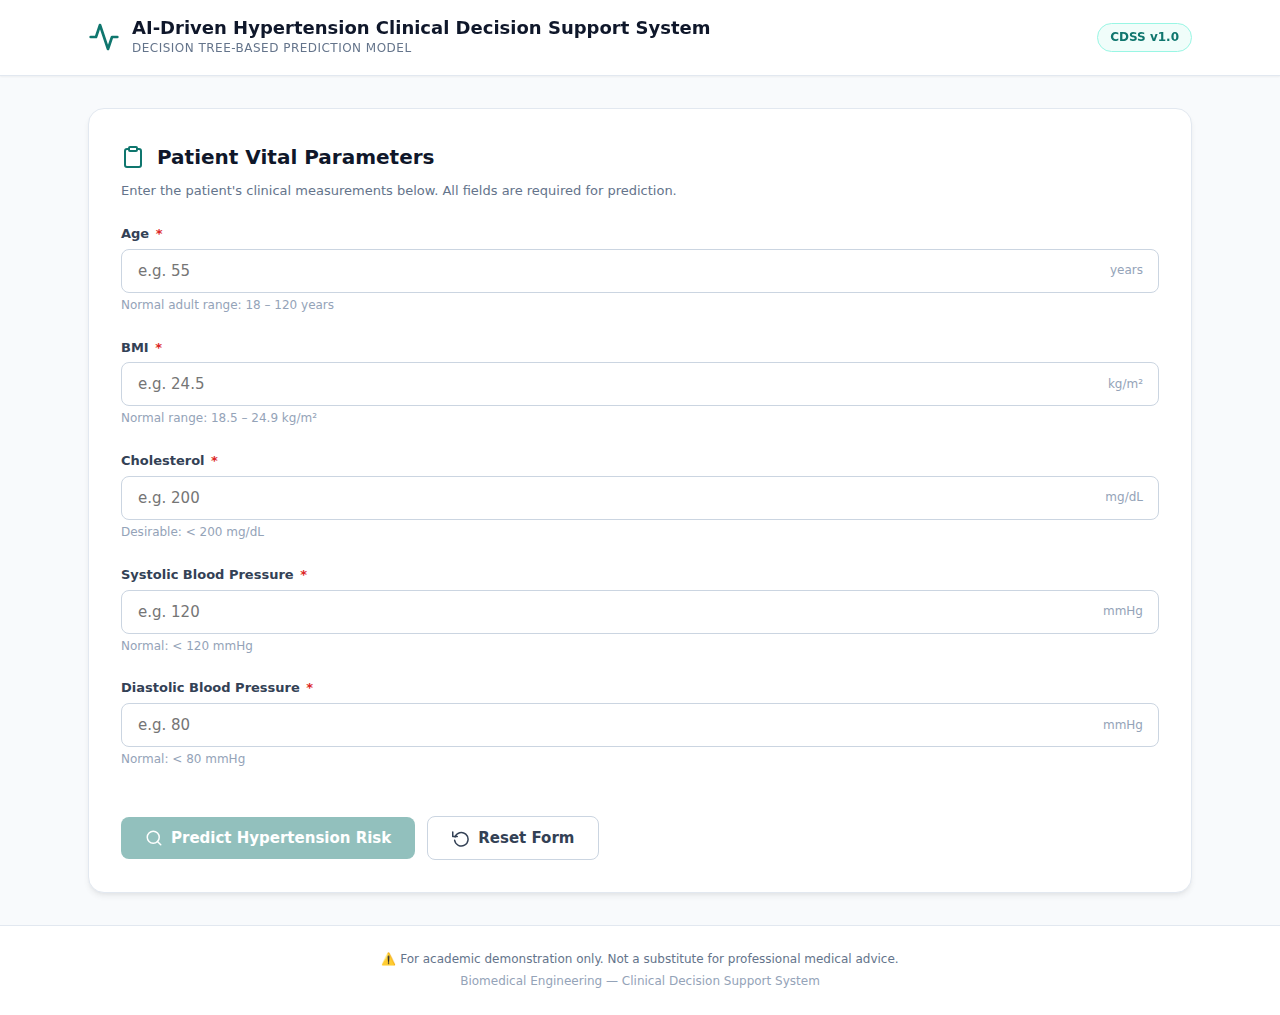
<file: frontend/index.html>
<!DOCTYPE html>
<html lang="en">
<head>
  <meta charset="UTF-8" />
  <meta name="viewport" content="width=device-width, initial-scale=1.0" />
  <meta name="description" content="AI-Driven Clinical Decision Support System for Hypertension Prediction" />
  <title>AI-Driven Hypertension Clinical Decision Support System</title>
  <link rel="stylesheet" href="css/style.css" />
</head>
<body>

  <!-- ========== HEADER ========== -->
  <header class="app-header">
    <div class="header-inner">
      <div class="header-brand">
        <svg class="header-icon" viewBox="0 0 24 24" fill="none" stroke="currentColor" stroke-width="2" stroke-linecap="round" stroke-linejoin="round" aria-hidden="true">
          <path d="M22 12h-4l-3 9L9 3l-3 9H2"/>
        </svg>
        <div>
          <h1 class="header-title">AI-Driven Hypertension Clinical Decision Support System</h1>
          <p class="header-subtitle">Decision Tree-Based Prediction Model</p>
        </div>
      </div>
      <div class="header-badge">CDSS v1.0</div>
    </div>
  </header>

  <!-- ========== MAIN CONTENT ========== -->
  <main class="main-content">

    <!-- Transient error banner (hidden by default) -->
    <div id="error-banner" class="error-banner" role="alert" hidden></div>

    <!-- Patient Input Form Card -->
    <section class="card card--form" aria-labelledby="form-heading">
      <div class="card-header">
        <svg class="card-header-icon" viewBox="0 0 24 24" fill="none" stroke="currentColor" stroke-width="2" stroke-linecap="round" stroke-linejoin="round" aria-hidden="true">
          <path d="M16 4h2a2 2 0 0 1 2 2v14a2 2 0 0 1-2 2H6a2 2 0 0 1-2-2V6a2 2 0 0 1 2-2h2"/>
          <rect x="8" y="2" width="8" height="4" rx="1" ry="1"/>
        </svg>
        <h2 id="form-heading" class="card-title">Patient Vital Parameters</h2>
      </div>
      <p class="card-description">Enter the patient's clinical measurements below. All fields are required for prediction.</p>

      <form id="prediction-form" class="form" novalidate>

        <!-- Age -->
        <div class="form-group">
          <label for="age" class="form-label">Age <span class="form-required" aria-label="required">*</span></label>
          <div class="input-wrapper">
            <input type="number" id="age" name="age" class="form-input" placeholder="e.g. 55" min="18" max="120" step="1" required aria-describedby="age-helper age-error" />
            <span class="input-unit">years</span>
          </div>
          <span id="age-helper" class="form-helper">Normal adult range: 18 &ndash; 120 years</span>
          <span id="age-error" class="form-error" role="alert"></span>
        </div>

        <!-- BMI -->
        <div class="form-group">
          <label for="bmi" class="form-label">BMI <span class="form-required" aria-label="required">*</span></label>
          <div class="input-wrapper">
            <input type="number" id="bmi" name="bmi" class="form-input" placeholder="e.g. 24.5" min="10" max="60" step="0.1" required aria-describedby="bmi-helper bmi-error" />
            <span class="input-unit">kg/m&sup2;</span>
          </div>
          <span id="bmi-helper" class="form-helper">Normal range: 18.5 &ndash; 24.9 kg/m&sup2;</span>
          <span id="bmi-error" class="form-error" role="alert"></span>
        </div>

        <!-- Cholesterol -->
        <div class="form-group">
          <label for="cholesterol" class="form-label">Cholesterol <span class="form-required" aria-label="required">*</span></label>
          <div class="input-wrapper">
            <input type="number" id="cholesterol" name="cholesterol" class="form-input" placeholder="e.g. 200" min="50" max="500" step="1" required aria-describedby="cholesterol-helper cholesterol-error" />
            <span class="input-unit">mg/dL</span>
          </div>
          <span id="cholesterol-helper" class="form-helper">Desirable: &lt; 200 mg/dL</span>
          <span id="cholesterol-error" class="form-error" role="alert"></span>
        </div>

        <!-- Systolic Blood Pressure -->
        <div class="form-group">
          <label for="systolic" class="form-label">Systolic Blood Pressure <span class="form-required" aria-label="required">*</span></label>
          <div class="input-wrapper">
            <input type="number" id="systolic" name="systolic" class="form-input" placeholder="e.g. 120" min="60" max="250" step="1" required aria-describedby="systolic-helper systolic-error" />
            <span class="input-unit">mmHg</span>
          </div>
          <span id="systolic-helper" class="form-helper">Normal: &lt; 120 mmHg</span>
          <span id="systolic-error" class="form-error" role="alert"></span>
        </div>

        <!-- Diastolic Blood Pressure -->
        <div class="form-group">
          <label for="diastolic" class="form-label">Diastolic Blood Pressure <span class="form-required" aria-label="required">*</span></label>
          <div class="input-wrapper">
            <input type="number" id="diastolic" name="diastolic" class="form-input" placeholder="e.g. 80" min="30" max="160" step="1" required aria-describedby="diastolic-helper diastolic-error" />
            <span class="input-unit">mmHg</span>
          </div>
          <span id="diastolic-helper" class="form-helper">Normal: &lt; 80 mmHg</span>
          <span id="diastolic-error" class="form-error" role="alert"></span>
        </div>

        <!-- Submit Button -->
        <div class="form-actions">
        <button type="submit" id="predict-btn" class="btn btn--primary" disabled>
          <svg class="btn-icon" viewBox="0 0 24 24" fill="none" stroke="currentColor" stroke-width="2" stroke-linecap="round" stroke-linejoin="round" aria-hidden="true">
            <circle cx="11" cy="11" r="8"/>
            <line x1="21" y1="21" x2="16.65" y2="16.65"/>
          </svg>
          <span id="predict-btn-text">Predict Hypertension Risk</span>
        </button>

        <!-- Reset button clears the form and hides results -->
        <button type="button" id="reset-btn" class="btn btn--secondary">
          <svg class="btn-icon" viewBox="0 0 24 24" fill="none" stroke="currentColor" stroke-width="2" stroke-linecap="round" stroke-linejoin="round" aria-hidden="true">
            <polyline points="1 4 1 10 7 10"/>
            <path d="M3.51 15a9 9 0 1 0 .49-4.5"/>
          </svg>
          Reset Form
        </button>
        </div>

      </form>
    </section>

    <!-- Results Section (hidden by default) -->
    <section id="results-section" class="card card--results" hidden aria-labelledby="results-heading">
      <div class="card-header">
        <svg class="card-header-icon" viewBox="0 0 24 24" fill="none" stroke="currentColor" stroke-width="2" stroke-linecap="round" stroke-linejoin="round" aria-hidden="true">
          <path d="M9 11l3 3L22 4"/>
          <path d="M21 12v7a2 2 0 0 1-2 2H5a2 2 0 0 1-2-2V5a2 2 0 0 1 2-2h11"/>
        </svg>
        <h2 id="results-heading" class="card-title">Prediction Results</h2>
      </div>

      <!-- Result Card -->
      <div id="result-card" class="result-card">
        <div class="result-card-header">
          <span id="result-icon" class="result-icon" aria-hidden="true"></span>
          <h3 id="result-text" class="result-text"></h3>
        </div>
        <div class="result-details">
          <div class="result-confidence">
            <span class="result-confidence-label">
              Confidence Score
              <button type="button" class="info-icon" aria-label="Confidence info" aria-describedby="confidence-tooltip">&#9432;</button>
              <span id="confidence-tooltip" class="info-tooltip" role="tooltip">Confidence reflects model certainty, not clinical certainty.</span>
            </span>
            <div class="confidence-bar-wrapper">
              <div id="confidence-bar" class="confidence-bar">
                <div id="confidence-bar-fill" class="confidence-bar-fill"></div>
              </div>
              <span id="confidence-value" class="confidence-value"></span>
              <span id="confidence-band" class="confidence-band"></span>
            </div>
          </div>
          <!-- BP Classification Badge -->
          <div class="result-bp-row">
            <span class="result-confidence-label">Blood Pressure Class</span>
            <span id="bp-category-badge" class="bp-badge">--</span>
          </div>

          <!-- Raw Risk Score -->
          <div class="result-bp-row">
            <span class="result-confidence-label">Weighted Risk Score</span>
            <span id="risk-score-value" class="risk-score-num">--</span><span class="risk-score-unit">&thinsp;/ 100</span>
          </div>

          <!-- Flagged Risk Factors -->
          <div class="risk-factors">
            <span class="result-confidence-label">Flagged Risk Factors</span>
            <ul id="risk-factors-list" class="risk-factors-list"></ul>
          </div>
        </div>
      </div>
    </section>

    <!-- Clinical Interpretation Panel (shown after prediction) -->
    <section id="clinical-interpretation" class="card card--interpretation" hidden aria-labelledby="ci-heading">
      <div class="card-header">
        <svg class="card-header-icon" viewBox="0 0 24 24" fill="none" stroke="currentColor" stroke-width="2" stroke-linecap="round" stroke-linejoin="round" aria-hidden="true">
          <path d="M12 20h9"/>
          <path d="M16.5 3.5a2.121 2.121 0 0 1 3 3L7 19l-4 1 1-4 12.5-12.5z"/>
        </svg>
        <h2 id="ci-heading" class="card-title">Clinical Interpretation</h2>
      </div>
      <p class="card-description">Summary of the key factors driving this prediction.</p>

      <div id="ci-card" class="ci-card">
        <!-- Primary Decision Driver -->
        <div class="ci-row">
          <span class="ci-label">Primary Decision Driver</span>
          <span id="ci-primary-driver" class="ci-value ci-value--primary">—</span>
        </div>

        <!-- Secondary Risk Factors -->
        <div class="ci-row ci-row--col">
          <span class="ci-label">Secondary Risk Factors</span>
          <ul id="ci-secondary-list" class="ci-factor-list">
            <li class="ci-factor--none">No additional risk factors identified.</li>
          </ul>
        </div>

        <!-- Confidence -->
        <div class="ci-row">
          <span class="ci-label">
            Model Confidence
            <button type="button" class="info-icon" aria-label="Confidence info" aria-describedby="ci-confidence-desc">&#9432;</button>
            <span id="ci-confidence-desc" class="info-tooltip" role="tooltip">Confidence reflects model certainty, not clinical certainty.</span>
          </span>
          <span id="ci-confidence" class="ci-value ci-value--confidence">—</span>
          <span id="ci-confidence-band" class="confidence-band"></span>
        </div>
      </div>
    </section>

    <!-- Session History Table (hidden until first prediction) -->
    <section id="history-section" class="card card--history" hidden aria-labelledby="history-heading">
      <div class="card-header">
        <svg class="card-header-icon" viewBox="0 0 24 24" fill="none" stroke="currentColor" stroke-width="2" stroke-linecap="round" stroke-linejoin="round" aria-hidden="true">
          <rect x="3" y="3" width="18" height="18" rx="2"/>
          <line x1="3" y1="9" x2="21" y2="9"/>
          <line x1="3" y1="15" x2="21" y2="15"/>
          <line x1="9" y1="9" x2="9" y2="21"/>
        </svg>
        <h2 id="history-heading" class="card-title">Session Prediction History</h2>
      </div>
      <p class="card-description">All predictions made during this browser session. Cleared on page reload.</p>
      <div class="table-scroll">
        <table class="history-table" aria-label="Prediction history">
          <thead>
            <tr>
              <th>#</th>
              <th>Age</th>
              <th>BMI</th>
              <th>Cholesterol</th>
              <th>BP (Sys/Dia)</th>
              <th>BP Class</th>
              <th>Prediction</th>
              <th>Confidence</th>
            </tr>
          </thead>
          <tbody id="history-tbody">
            <tr id="history-empty-row">
              <td colspan="8" class="history-empty">No predictions yet in this session.</td>
            </tr>
          </tbody>
        </table>
      </div>
    </section>

  </main>

  <!-- ========== FOOTER ========== -->
  <footer class="app-footer">
    <p class="footer-text">&#x26A0;&#xFE0F; For academic demonstration only. Not a substitute for professional medical advice.</p>
    <p class="footer-credit">Biomedical Engineering &mdash; Clinical Decision Support System</p>
  </footer>

  <!-- ========== SCRIPTS ========== -->
  <script src="js/validators.js"></script>
  <script src="js/api.js"></script>
  <script src="js/ui.js"></script>
  <script src="js/app.js"></script>

</body>
</html>
</file>
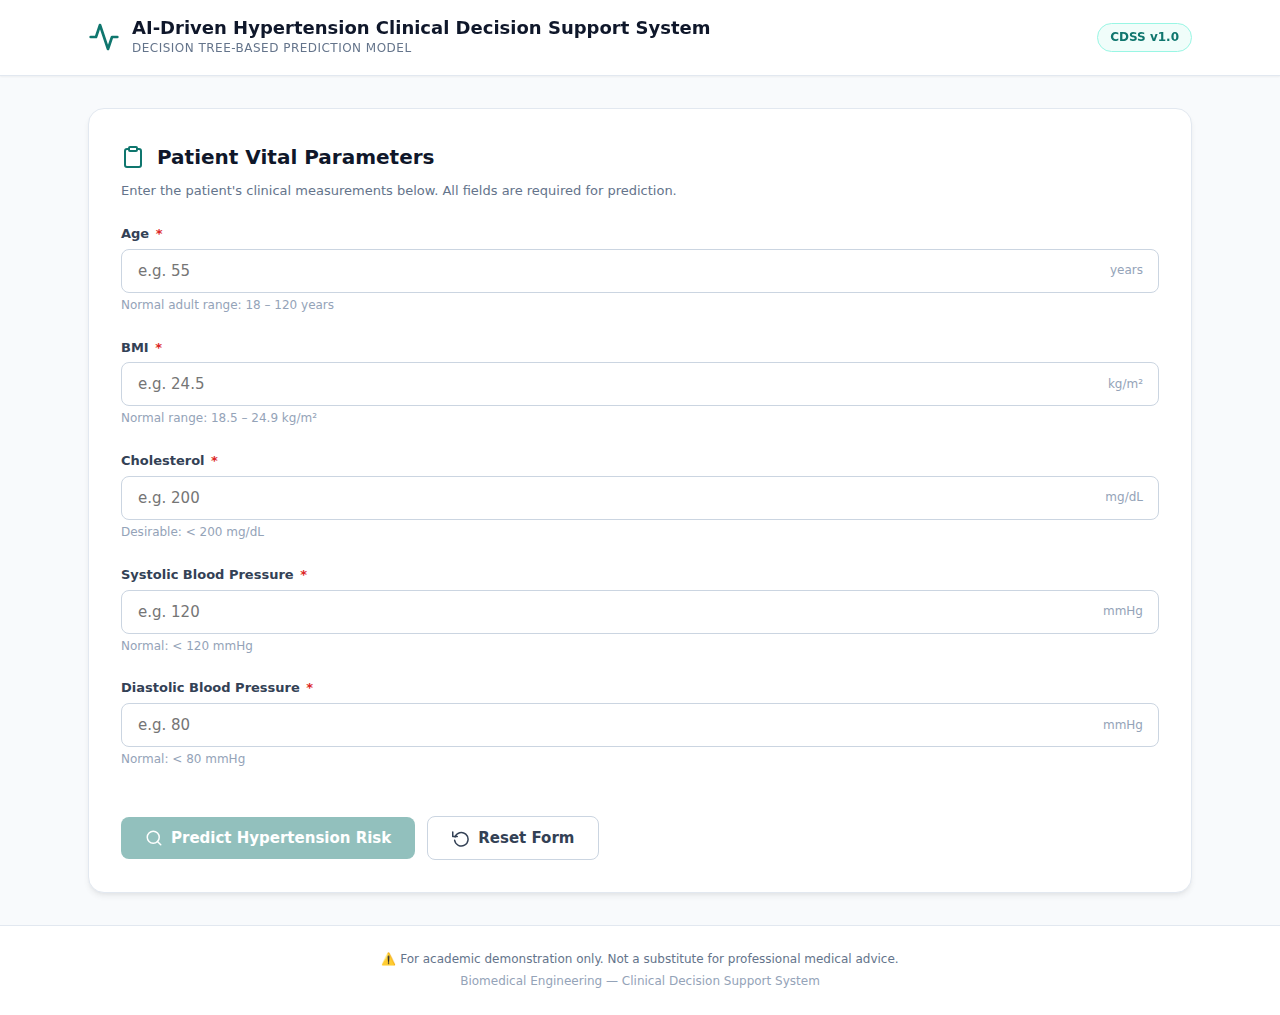
<file: public/frontend/index.html>
<!DOCTYPE html>
<html lang="en">
<head>
  <meta charset="UTF-8" />
  <meta name="viewport" content="width=device-width, initial-scale=1.0" />
  <meta name="description" content="AI-Driven Clinical Decision Support System for Hypertension Prediction" />
  <title>AI-Driven Hypertension Clinical Decision Support System</title>
  <link rel="stylesheet" href="css/style.css" />
</head>
<body>

  <!-- ========== HEADER ========== -->
  <header class="app-header">
    <div class="header-inner">
      <div class="header-brand">
        <svg class="header-icon" viewBox="0 0 24 24" fill="none" stroke="currentColor" stroke-width="2" stroke-linecap="round" stroke-linejoin="round" aria-hidden="true">
          <path d="M22 12h-4l-3 9L9 3l-3 9H2"/>
        </svg>
        <div>
          <h1 class="header-title">AI-Driven Hypertension Clinical Decision Support System</h1>
          <p class="header-subtitle">Decision Tree-Based Prediction Model</p>
        </div>
      </div>
      <div class="header-badge">CDSS v1.0</div>
    </div>
  </header>

  <!-- ========== MAIN CONTENT ========== -->
  <main class="main-content">

    <!-- Transient error banner (hidden by default) -->
    <div id="error-banner" class="error-banner" role="alert" hidden></div>

    <!-- Patient Input Form Card -->
    <section class="card card--form" aria-labelledby="form-heading">
      <div class="card-header">
        <svg class="card-header-icon" viewBox="0 0 24 24" fill="none" stroke="currentColor" stroke-width="2" stroke-linecap="round" stroke-linejoin="round" aria-hidden="true">
          <path d="M16 4h2a2 2 0 0 1 2 2v14a2 2 0 0 1-2 2H6a2 2 0 0 1-2-2V6a2 2 0 0 1 2-2h2"/>
          <rect x="8" y="2" width="8" height="4" rx="1" ry="1"/>
        </svg>
        <h2 id="form-heading" class="card-title">Patient Vital Parameters</h2>
      </div>
      <p class="card-description">Enter the patient's clinical measurements below. All fields are required for prediction.</p>

      <form id="prediction-form" class="form" novalidate>

        <!-- Age -->
        <div class="form-group">
          <label for="age" class="form-label">Age <span class="form-required" aria-label="required">*</span></label>
          <div class="input-wrapper">
            <input type="number" id="age" name="age" class="form-input" placeholder="e.g. 55" min="1" max="120" step="1" required aria-describedby="age-helper age-error" />
            <span class="input-unit">years</span>
          </div>
          <span id="age-helper" class="form-helper">Normal adult range: 18 &ndash; 120 years</span>
          <span id="age-error" class="form-error" role="alert"></span>
        </div>

        <!-- BMI -->
        <div class="form-group">
          <label for="bmi" class="form-label">BMI <span class="form-required" aria-label="required">*</span></label>
          <div class="input-wrapper">
            <input type="number" id="bmi" name="bmi" class="form-input" placeholder="e.g. 24.5" min="10" max="60" step="0.1" required aria-describedby="bmi-helper bmi-error" />
            <span class="input-unit">kg/m&sup2;</span>
          </div>
          <span id="bmi-helper" class="form-helper">Normal range: 18.5 &ndash; 24.9 kg/m&sup2;</span>
          <span id="bmi-error" class="form-error" role="alert"></span>
        </div>

        <!-- Cholesterol -->
        <div class="form-group">
          <label for="cholesterol" class="form-label">Cholesterol <span class="form-required" aria-label="required">*</span></label>
          <div class="input-wrapper">
            <input type="number" id="cholesterol" name="cholesterol" class="form-input" placeholder="e.g. 200" min="50" max="500" step="1" required aria-describedby="cholesterol-helper cholesterol-error" />
            <span class="input-unit">mg/dL</span>
          </div>
          <span id="cholesterol-helper" class="form-helper">Desirable: &lt; 200 mg/dL</span>
          <span id="cholesterol-error" class="form-error" role="alert"></span>
        </div>

        <!-- Systolic Blood Pressure -->
        <div class="form-group">
          <label for="systolic" class="form-label">Systolic Blood Pressure <span class="form-required" aria-label="required">*</span></label>
          <div class="input-wrapper">
            <input type="number" id="systolic" name="systolic" class="form-input" placeholder="e.g. 120" min="60" max="250" step="1" required aria-describedby="systolic-helper systolic-error" />
            <span class="input-unit">mmHg</span>
          </div>
          <span id="systolic-helper" class="form-helper">Normal: &lt; 120 mmHg</span>
          <span id="systolic-error" class="form-error" role="alert"></span>
        </div>

        <!-- Diastolic Blood Pressure -->
        <div class="form-group">
          <label for="diastolic" class="form-label">Diastolic Blood Pressure <span class="form-required" aria-label="required">*</span></label>
          <div class="input-wrapper">
            <input type="number" id="diastolic" name="diastolic" class="form-input" placeholder="e.g. 80" min="30" max="160" step="1" required aria-describedby="diastolic-helper diastolic-error" />
            <span class="input-unit">mmHg</span>
          </div>
          <span id="diastolic-helper" class="form-helper">Normal: &lt; 80 mmHg</span>
          <span id="diastolic-error" class="form-error" role="alert"></span>
        </div>

        <!-- Submit Button -->
        <div class="form-actions">
        <button type="submit" id="predict-btn" class="btn btn--primary" disabled>
          <svg class="btn-icon" viewBox="0 0 24 24" fill="none" stroke="currentColor" stroke-width="2" stroke-linecap="round" stroke-linejoin="round" aria-hidden="true">
            <circle cx="11" cy="11" r="8"/>
            <line x1="21" y1="21" x2="16.65" y2="16.65"/>
          </svg>
          <span id="predict-btn-text">Predict Hypertension Risk</span>
        </button>

        <!-- Reset button clears the form and hides results -->
        <button type="button" id="reset-btn" class="btn btn--secondary">
          <svg class="btn-icon" viewBox="0 0 24 24" fill="none" stroke="currentColor" stroke-width="2" stroke-linecap="round" stroke-linejoin="round" aria-hidden="true">
            <polyline points="1 4 1 10 7 10"/>
            <path d="M3.51 15a9 9 0 1 0 .49-4.5"/>
          </svg>
          Reset Form
        </button>
        </div>

      </form>
    </section>

    <!-- Results Section (hidden by default) -->
    <section id="results-section" class="card card--results" hidden aria-labelledby="results-heading">
      <div class="card-header">
        <svg class="card-header-icon" viewBox="0 0 24 24" fill="none" stroke="currentColor" stroke-width="2" stroke-linecap="round" stroke-linejoin="round" aria-hidden="true">
          <path d="M9 11l3 3L22 4"/>
          <path d="M21 12v7a2 2 0 0 1-2 2H5a2 2 0 0 1-2-2V5a2 2 0 0 1 2-2h11"/>
        </svg>
        <h2 id="results-heading" class="card-title">Prediction Results</h2>
      </div>

      <!-- Result Card -->
      <div id="result-card" class="result-card">
        <div class="result-card-header">
          <span id="result-icon" class="result-icon" aria-hidden="true"></span>
          <h3 id="result-text" class="result-text"></h3>
        </div>
        <div class="result-details">
          <div class="result-confidence">
            <span class="result-confidence-label" title="Confidence reflects model certainty, not clinical certainty.">Confidence Score &#9432;</span>
            <div class="confidence-bar-wrapper">
              <div id="confidence-bar" class="confidence-bar">
                <div id="confidence-bar-fill" class="confidence-bar-fill"></div>
              </div>
              <span id="confidence-value" class="confidence-value"></span>
              <span id="confidence-band" class="confidence-band"></span>
            </div>
          </div>
          <!-- BP Classification Badge -->
          <div class="result-bp-row">
            <span class="result-confidence-label">Blood Pressure Class</span>
            <span id="bp-category-badge" class="bp-badge">--</span>
          </div>

          <!-- Raw Risk Score -->
          <div class="result-bp-row">
            <span class="result-confidence-label">Weighted Risk Score</span>
            <span id="risk-score-value" class="risk-score-num">--</span><span class="risk-score-unit">&thinsp;/ 100</span>
          </div>

          <!-- Flagged Risk Factors -->
          <div class="risk-factors">
            <span class="result-confidence-label">Flagged Risk Factors</span>
            <ul id="risk-factors-list" class="risk-factors-list"></ul>
          </div>
        </div>
      </div>
    </section>

    <!-- Clinical Interpretation Panel (shown after prediction) -->
    <section id="clinical-interpretation" class="card card--interpretation" hidden aria-labelledby="ci-heading">
      <div class="card-header">
        <svg class="card-header-icon" viewBox="0 0 24 24" fill="none" stroke="currentColor" stroke-width="2" stroke-linecap="round" stroke-linejoin="round" aria-hidden="true">
          <path d="M12 20h9"/>
          <path d="M16.5 3.5a2.121 2.121 0 0 1 3 3L7 19l-4 1 1-4 12.5-12.5z"/>
        </svg>
        <h2 id="ci-heading" class="card-title">Clinical Interpretation</h2>
      </div>
      <p class="card-description">Summary of the key factors driving this prediction.</p>

      <div id="ci-card" class="ci-card">
        <!-- Primary Decision Driver -->
        <div class="ci-row">
          <span class="ci-label">Primary Decision Driver</span>
          <span id="ci-primary-driver" class="ci-value ci-value--primary">—</span>
        </div>

        <!-- Secondary Risk Factors -->
        <div class="ci-row ci-row--col">
          <span class="ci-label">Secondary Risk Factors</span>
          <ul id="ci-secondary-list" class="ci-factor-list">
            <li class="ci-factor--none">No additional risk factors identified.</li>
          </ul>
        </div>

        <!-- Confidence -->
        <div class="ci-row">
          <span class="ci-label" title="Confidence reflects model certainty, not clinical certainty.">Model Confidence &#9432;</span>
          <span id="ci-confidence" class="ci-value ci-value--confidence">—</span>
          <span id="ci-confidence-band" class="confidence-band"></span>
        </div>
      </div>
    </section>

    <!-- Session History Table (hidden until first prediction) -->
    <section id="history-section" class="card card--history" hidden aria-labelledby="history-heading">
      <div class="card-header">
        <svg class="card-header-icon" viewBox="0 0 24 24" fill="none" stroke="currentColor" stroke-width="2" stroke-linecap="round" stroke-linejoin="round" aria-hidden="true">
          <rect x="3" y="3" width="18" height="18" rx="2"/>
          <line x1="3" y1="9" x2="21" y2="9"/>
          <line x1="3" y1="15" x2="21" y2="15"/>
          <line x1="9" y1="9" x2="9" y2="21"/>
        </svg>
        <h2 id="history-heading" class="card-title">Session Prediction History</h2>
      </div>
      <p class="card-description">All predictions made during this browser session. Cleared on page reload.</p>
      <div class="table-scroll">
        <table class="history-table" aria-label="Prediction history">
          <thead>
            <tr>
              <th>#</th>
              <th>Age</th>
              <th>BMI</th>
              <th>Cholesterol</th>
              <th>BP (Sys/Dia)</th>
              <th>BP Class</th>
              <th>Prediction</th>
              <th>Confidence</th>
            </tr>
          </thead>
          <tbody id="history-tbody">
            <tr id="history-empty-row">
              <td colspan="8" class="history-empty">No predictions yet in this session.</td>
            </tr>
          </tbody>
        </table>
      </div>
    </section>

  </main>

  <!-- ========== FOOTER ========== -->
  <footer class="app-footer">
    <p class="footer-text">&#x26A0;&#xFE0F; For academic demonstration only. Not a substitute for professional medical advice.</p>
    <p class="footer-credit">Biomedical Engineering &mdash; Clinical Decision Support System</p>
  </footer>

  <!-- ========== SCRIPTS ========== -->
  <script src="js/validators.js"></script>
  <script src="js/api.js"></script>
  <script src="js/ui.js"></script>
  <script src="js/app.js"></script>

</body>
</html>
</file>
<file: frontend/css/style.css>
/* =============================================
   AI-Driven Hypertension CDSS — Main Stylesheet
   ============================================= */

/* ---------- CSS Custom Properties ---------- */
:root {
  /* Primary palette — medical teal/blue */
  --color-primary: #0f766e;
  --color-primary-light: #14b8a6;
  --color-primary-dark: #0d5f58;
  --color-primary-bg: #f0fdfa;

  /* Neutrals */
  --color-white: #ffffff;
  --color-gray-50: #f8fafc;
  --color-gray-100: #f1f5f9;
  --color-gray-200: #e2e8f0;
  --color-gray-300: #cbd5e1;
  --color-gray-400: #94a3b8;
  --color-gray-500: #64748b;
  --color-gray-600: #475569;
  --color-gray-700: #334155;
  --color-gray-800: #1e293b;
  --color-gray-900: #0f172a;

  /* Semantic */
  --color-danger: #dc2626;
  --color-danger-bg: #fef2f2;
  --color-danger-border: #fecaca;
  --color-success: #16a34a;
  --color-success-bg: #f0fdf4;
  --color-success-border: #bbf7d0;

  /* Typography */
  --font-family-base: "Segoe UI", system-ui, -apple-system, BlinkMacSystemFont, sans-serif;
  --font-family-mono: "SF Mono", "Fira Code", "Fira Mono", "Roboto Mono", monospace;
  --font-size-xs: 0.75rem;
  --font-size-sm: 0.8125rem;
  --font-size-base: 0.9375rem;
  --font-size-lg: 1.125rem;
  --font-size-xl: 1.25rem;
  --font-size-2xl: 1.5rem;

  /* Spacing */
  --space-1: 0.25rem;
  --space-2: 0.5rem;
  --space-3: 0.75rem;
  --space-4: 1rem;
  --space-5: 1.25rem;
  --space-6: 1.5rem;
  --space-8: 2rem;
  --space-10: 2.5rem;
  --space-12: 3rem;

  /* Borders & Radius */
  --radius-sm: 0.375rem;
  --radius-md: 0.5rem;
  --radius-lg: 0.75rem;
  --radius-xl: 1rem;
  --border-color: var(--color-gray-200);

  /* Shadows */
  --shadow-sm: 0 1px 2px 0 rgba(0, 0, 0, 0.05);
  --shadow-md: 0 4px 6px -1px rgba(0, 0, 0, 0.07), 0 2px 4px -2px rgba(0, 0, 0, 0.05);
  --shadow-lg: 0 10px 15px -3px rgba(0, 0, 0, 0.08), 0 4px 6px -4px rgba(0, 0, 0, 0.04);

  /* Transitions */
  --transition-fast: 150ms ease;
  --transition-base: 200ms ease;
}


/* ---------- Reset & Base ---------- */
*,
*::before,
*::after {
  box-sizing: border-box;
  margin: 0;
  padding: 0;
}

html {
  font-size: 16px;
  -webkit-text-size-adjust: 100%;
}

body {
  font-family: var(--font-family-base);
  font-size: var(--font-size-base);
  line-height: 1.6;
  color: var(--color-gray-800);
  background-color: var(--color-gray-50);
  min-height: 100vh;
  display: flex;
  flex-direction: column;
}


/* ---------- Header ---------- */
.app-header {
  background-color: var(--color-white);
  border-bottom: 1px solid var(--border-color);
  box-shadow: var(--shadow-sm);
  position: sticky;
  top: 0;
  z-index: 100;
}

.header-inner {
  max-width: 72rem;
  margin: 0 auto;
  padding: var(--space-4) var(--space-6);
  display: flex;
  align-items: center;
  justify-content: space-between;
  gap: var(--space-4);
}

.header-brand {
  display: flex;
  align-items: center;
  gap: var(--space-3);
}

.header-icon {
  width: 2rem;
  height: 2rem;
  color: var(--color-primary);
  flex-shrink: 0;
}

.header-title {
  font-size: var(--font-size-lg);
  font-weight: 700;
  color: var(--color-gray-900);
  line-height: 1.3;
}

.header-subtitle {
  font-size: var(--font-size-xs);
  color: var(--color-gray-500);
  font-weight: 500;
  text-transform: uppercase;
  letter-spacing: 0.04em;
}

.header-badge {
  font-size: var(--font-size-xs);
  font-weight: 600;
  color: var(--color-primary);
  background-color: var(--color-primary-bg);
  padding: var(--space-1) var(--space-3);
  border-radius: 9999px;
  border: 1px solid #99f6e4;
  white-space: nowrap;
}


/* ---------- Main Content ---------- */
.main-content {
  max-width: 72rem;
  margin: 0 auto;
  padding: var(--space-8) var(--space-6);
  width: 100%;
  flex: 1;
  display: flex;
  flex-direction: column;
  gap: var(--space-6);
}


/* ---------- Cards ---------- */
.card {
  background-color: var(--color-white);
  border: 1px solid var(--border-color);
  border-radius: var(--radius-xl);
  box-shadow: var(--shadow-md);
  padding: var(--space-8);
}

.card-header {
  display: flex;
  align-items: center;
  gap: var(--space-3);
  margin-bottom: var(--space-2);
}

.card-header-icon {
  width: 1.5rem;
  height: 1.5rem;
  color: var(--color-primary);
  flex-shrink: 0;
}

.card-title {
  font-size: var(--font-size-xl);
  font-weight: 700;
  color: var(--color-gray-900);
}

.card-description {
  font-size: var(--font-size-sm);
  color: var(--color-gray-500);
  margin-bottom: var(--space-6);
  line-height: 1.5;
}


/* ---------- Form ---------- */
.form {
  display: flex;
  flex-direction: column;
  gap: var(--space-5);
}

.form-group {
  display: flex;
  flex-direction: column;
  gap: var(--space-1);
}

.form-label {
  font-size: var(--font-size-sm);
  font-weight: 600;
  color: var(--color-gray-700);
}

.form-required {
  color: var(--color-danger);
  margin-left: 0.125rem;
}

.input-wrapper {
  position: relative;
  display: flex;
  align-items: center;
}

.form-input {
  width: 100%;
  padding: var(--space-3) var(--space-4);
  padding-right: 4.5rem;
  font-family: var(--font-family-base);
  font-size: var(--font-size-base);
  color: var(--color-gray-800);
  background-color: var(--color-white);
  border: 1px solid var(--color-gray-300);
  border-radius: var(--radius-md);
  transition: border-color var(--transition-fast), box-shadow var(--transition-fast);
  outline: none;
  appearance: textfield;
  -moz-appearance: textfield;
}

.form-input::-webkit-outer-spin-button,
.form-input::-webkit-inner-spin-button {
  -webkit-appearance: none;
  margin: 0;
}

.form-input:focus {
  border-color: var(--color-primary-light);
  box-shadow: 0 0 0 3px rgba(20, 184, 166, 0.15);
}

.form-input.input--error {
  border-color: var(--color-danger);
  box-shadow: 0 0 0 3px rgba(220, 38, 38, 0.1);
}

.form-input.input--valid {
  border-color: var(--color-success);
}

.input-unit {
  position: absolute;
  right: var(--space-4);
  font-size: var(--font-size-xs);
  color: var(--color-gray-400);
  font-weight: 500;
  pointer-events: none;
}

.form-helper {
  font-size: var(--font-size-xs);
  color: var(--color-gray-400);
  line-height: 1.4;
}

.form-error {
  font-size: var(--font-size-xs);
  color: var(--color-danger);
  line-height: 1.4;
  min-height: 0;
  transition: min-height var(--transition-fast);
}

.form-error:not(:empty) {
  min-height: 1rem;
}


/* ---------- Button ---------- */
.btn {
  display: inline-flex;
  align-items: center;
  justify-content: center;
  gap: var(--space-2);
  font-family: var(--font-family-base);
  font-size: var(--font-size-base);
  font-weight: 600;
  line-height: 1;
  padding: var(--space-3) var(--space-6);
  border: none;
  border-radius: var(--radius-md);
  cursor: pointer;
  transition: background-color var(--transition-fast), opacity var(--transition-fast), transform var(--transition-fast);
  outline: none;
  margin-top: var(--space-3);
}

.btn:focus-visible {
  box-shadow: 0 0 0 3px rgba(20, 184, 166, 0.3);
}

.btn--primary {
  background-color: var(--color-primary);
  color: var(--color-white);
}

.btn--primary:hover:not(:disabled) {
  background-color: var(--color-primary-dark);
}

.btn--primary:active:not(:disabled) {
  transform: scale(0.98);
}

.btn--primary:disabled {
  opacity: 0.45;
  cursor: not-allowed;
}

.btn-icon {
  width: 1.125rem;
  height: 1.125rem;
  flex-shrink: 0;
}

.btn-loader {
  display: inline-flex;
  align-items: center;
  gap: var(--space-2);
}

/* Spinner animation */
.spinner {
  display: inline-block;
  width: 1rem;
  height: 1rem;
  border: 2px solid rgba(255, 255, 255, 0.3);
  border-top-color: var(--color-white);
  border-radius: 50%;
  animation: spin 0.6s linear infinite;
}

@keyframes spin {
  to { transform: rotate(360deg); }
}


/* ---------- Results ---------- */
.card--results {
  animation: fadeSlideIn 0.4s ease;
}

@keyframes fadeSlideIn {
  from {
    opacity: 0;
    transform: translateY(12px);
  }
  to {
    opacity: 1;
    transform: translateY(0);
  }
}

.result-card {
  border-radius: var(--radius-lg);
  padding: var(--space-6);
  margin-top: var(--space-2);
}

.result-card.result--danger {
  background-color: var(--color-danger-bg);
  border: 1px solid var(--color-danger-border);
}

.result-card.result--success {
  background-color: var(--color-success-bg);
  border: 1px solid var(--color-success-border);
}

.result-card-header {
  display: flex;
  align-items: center;
  gap: var(--space-3);
  margin-bottom: var(--space-5);
}

.result-icon {
  font-size: 1.5rem;
  line-height: 1;
}

.result-text {
  font-size: var(--font-size-2xl);
  font-weight: 700;
}

.result--danger .result-text {
  color: var(--color-danger);
}

.result--success .result-text {
  color: var(--color-success);
}

.result-details {
  display: flex;
  flex-direction: column;
  gap: var(--space-4);
}

.result-confidence {
  display: flex;
  flex-direction: column;
  gap: var(--space-2);
}

.result-confidence-label {
  font-size: var(--font-size-sm);
  font-weight: 600;
  color: var(--color-gray-600);
}

.confidence-bar-wrapper {
  display: flex;
  align-items: center;
  gap: var(--space-3);
}

.confidence-bar {
  flex: 1;
  height: 0.5rem;
  background-color: var(--color-gray-200);
  border-radius: 9999px;
  overflow: hidden;
}

.confidence-bar-fill {
  height: 100%;
  border-radius: 9999px;
  transition: width 0.6s ease;
  width: 0%;
}

.result--danger .confidence-bar-fill {
  background-color: var(--color-danger);
}

.result--success .confidence-bar-fill {
  background-color: var(--color-success);
}

.confidence-value {
  font-size: var(--font-size-sm);
  font-weight: 700;
  font-family: var(--font-family-mono);
  color: var(--color-gray-700);
  min-width: 3.5rem;
  text-align: right;
}


/* ---------- Confidence Band Badge ---------- */
.confidence-band {
  display: inline-block;
  font-size: var(--font-size-xs);
  font-weight: 700;
  padding: 0.15rem 0.55rem;
  border-radius: 9999px;
  letter-spacing: 0.03em;
  text-transform: uppercase;
  vertical-align: middle;
  margin-left: var(--space-2);
}

.confidence-band--low {
  background: #fef9c3;
  color: #854d0e;
  border: 1px solid #facc15;
}

.confidence-band--moderate {
  background: #dbeafe;
  color: #1e40af;
  border: 1px solid #60a5fa;
}

.confidence-band--high {
  background: #d1fae5;
  color: #065f46;
  border: 1px solid #6ee7b7;
}


.result-explanation {
  font-size: var(--font-size-sm);
  color: var(--color-gray-500);
  font-style: italic;
  line-height: 1.5;
}


/* ---------- Clinical Interpretation Panel ---------- */
.card--interpretation {
  animation: fadeSlideIn 0.4s ease;
}

.ci-card {
  border-radius: var(--radius-lg);
  padding: var(--space-6);
  margin-top: var(--space-2);
  display: flex;
  flex-direction: column;
  gap: var(--space-5);
  border: 1px solid var(--border-color);
  background-color: var(--color-gray-50);
}

.ci-card--danger {
  background-color: var(--color-danger-bg);
  border-color: var(--color-danger-border);
}

.ci-card--success {
  background-color: var(--color-success-bg);
  border-color: var(--color-success-border);
}

.ci-row {
  display: flex;
  align-items: baseline;
  gap: var(--space-4);
  flex-wrap: wrap;
}

.ci-row--col {
  flex-direction: column;
  gap: var(--space-2);
}

.ci-label {
  font-size: var(--font-size-sm);
  font-weight: 700;
  color: var(--color-gray-600);
  min-width: 11rem;
  flex-shrink: 0;
}

.ci-value {
  font-size: var(--font-size-base);
  color: var(--color-gray-800);
  font-weight: 600;
}

.ci-value--primary {
  font-size: var(--font-size-lg);
  color: var(--color-gray-900);
}

.ci-card--danger .ci-value--primary {
  color: var(--color-danger);
}

.ci-card--success .ci-value--primary {
  color: var(--color-success);
}

.ci-value--confidence {
  font-family: var(--font-family-mono);
  font-size: var(--font-size-xl);
  font-weight: 700;
}

.ci-factor-list {
  list-style: none;
  padding: 0;
  margin: 0;
  display: flex;
  flex-direction: column;
  gap: var(--space-1);
}

.ci-factor-list li {
  font-size: var(--font-size-sm);
  color: var(--color-gray-700);
  padding-left: var(--space-4);
  position: relative;
}

.ci-factor-list li::before {
  content: "\25B8";
  position: absolute;
  left: 0;
  color: var(--color-primary);
  font-size: 0.7rem;
  top: 0.2rem;
}

.ci-factor--none {
  color: var(--color-gray-400) !important;
  font-style: italic;
}

.ci-factor--none::before {
  content: "\2014" !important;
  color: var(--color-gray-400) !important;
}

.ci-explanation {
  font-size: var(--font-size-xs);
  color: var(--color-gray-500);
  font-style: italic;
  line-height: 1.5;
  border-top: 1px solid var(--border-color);
  padding-top: var(--space-4);
  margin-top: var(--space-1);
}


/* ---------- Footer ---------- */
.app-footer {
  background-color: var(--color-white);
  border-top: 1px solid var(--border-color);
  padding: var(--space-6);
  text-align: center;
  margin-top: auto;
}

.footer-text {
  font-size: var(--font-size-xs);
  color: var(--color-gray-500);
  max-width: 40rem;
  margin: 0 auto var(--space-1);
  line-height: 1.5;
}

.footer-credit {
  font-size: var(--font-size-xs);
  color: var(--color-gray-400);
  font-weight: 500;
}


/* ---------- Responsive ---------- */
@media (max-width: 48rem) {
  .header-inner {
    flex-direction: column;
    align-items: flex-start;
    gap: var(--space-2);
  }

  .header-title {
    font-size: var(--font-size-base);
  }

  .card {
    padding: var(--space-5);
  }

  .result-text {
    font-size: var(--font-size-xl);
  }
}

@media (max-width: 30rem) {
  .main-content {
    padding: var(--space-4) var(--space-4);
  }

  .card {
    padding: var(--space-4);
  }

  .header-title {
    font-size: var(--font-size-sm);
  }
}


/* ---------- Error Banner ---------- */
.error-banner {
  background-color: var(--color-danger-bg);
  border: 1px solid var(--color-danger-border);
  color: var(--color-danger);
  border-radius: var(--radius-md);
  padding: var(--space-3) var(--space-5);
  font-size: var(--font-size-sm);
  font-weight: 600;
  animation: fadeSlideIn 0.3s ease;
}


/* ---------- Form Actions Row ---------- */
.form-actions {
  display: flex;
  gap: var(--space-3);
  flex-wrap: wrap;
  align-items: center;
  margin-top: var(--space-3);
}

.btn--secondary {
  background-color: var(--color-white);
  color: var(--color-gray-700);
  border: 1px solid var(--color-gray-300);
}

.btn--secondary:hover:not(:disabled) {
  background-color: var(--color-gray-100);
  border-color: var(--color-gray-400);
}

.btn--secondary:active:not(:disabled) {
  transform: scale(0.98);
}


/* ---------- BP Category Badge ---------- */
.bp-badge {
  display: inline-block;
  font-size: var(--font-size-xs);
  font-weight: 700;
  padding: 0.2rem 0.65rem;
  border-radius: 9999px;
  letter-spacing: 0.02em;
  white-space: nowrap;
}

.bp-badge--normal  { background: #d1fae5; color: #065f46; border: 1px solid #6ee7b7; }
.bp-badge--elevated { background: #fef9c3; color: #713f12; border: 1px solid #fde047; }
.bp-badge--stage1  { background: #ffedd5; color: #7c2d12; border: 1px solid #fdba74; }
.bp-badge--stage2  { background: #fee2e2; color: #7f1d1d; border: 1px solid #fca5a5; }
.bp-badge--crisis  { background: #881337; color: #fff1f2; border: 1px solid #9f1239; }
.bp-badge--unknown { background: var(--color-gray-100); color: var(--color-gray-600); border: 1px solid var(--color-gray-300); }


/* ---------- Result BP Row ---------- */
.result-bp-row {
  display: flex;
  align-items: center;
  gap: var(--space-3);
  flex-wrap: wrap;
}


/* ---------- Risk Score ---------- */
.risk-score-num {
  font-size: var(--font-size-xl);
  font-weight: 700;
  font-family: var(--font-family-mono);
  color: var(--color-gray-800);
}

.risk-score-unit {
  font-size: var(--font-size-sm);
  color: var(--color-gray-500);
}


/* ---------- Risk Factors List ---------- */
.risk-factors {
  display: flex;
  flex-direction: column;
  gap: var(--space-2);
}

.risk-factors-list {
  list-style: none;
  padding: 0;
  margin: 0;
  display: flex;
  flex-direction: column;
  gap: var(--space-1);
}

.risk-factors-list li {
  font-size: var(--font-size-sm);
  color: var(--color-gray-700);
  padding: 0.2rem 0;
  padding-left: var(--space-4);
  position: relative;
}

.risk-factors-list li::before {
  content: "▸";
  position: absolute;
  left: 0;
  color: var(--color-primary);
  font-size: 0.7rem;
  top: 0.25rem;
}

.risk-factor--none {
  color: var(--color-success) !important;
  font-style: italic;
}

.risk-factor--none::before {
  content: "✓" !important;
  color: var(--color-success) !important;
}


/* ---------- Session History Table ---------- */
.card--history {
  overflow: hidden;
}

.table-scroll {
  overflow-x: auto;
  -webkit-overflow-scrolling: touch;
  border-radius: var(--radius-md);
  border: 1px solid var(--border-color);
  margin-top: var(--space-2);
}

.history-table {
  width: 100%;
  border-collapse: collapse;
  font-size: var(--font-size-sm);
}

.history-table thead {
  background-color: var(--color-gray-50);
  border-bottom: 2px solid var(--color-primary);
}

.history-table th {
  padding: var(--space-3) var(--space-4);
  text-align: left;
  font-weight: 700;
  color: var(--color-gray-700);
  font-size: var(--font-size-xs);
  text-transform: uppercase;
  letter-spacing: 0.05em;
  white-space: nowrap;
}

.history-table td {
  padding: var(--space-3) var(--space-4);
  color: var(--color-gray-700);
  border-bottom: 1px solid var(--color-gray-100);
  white-space: nowrap;
}

.history-table tbody tr:hover {
  background-color: var(--color-gray-50);
}

.history-row--danger td:first-child {
  border-left: 3px solid var(--color-danger);
}

.history-row--success td:first-child {
  border-left: 3px solid var(--color-success);
}

.history-empty {
  text-align: center;
  color: var(--color-gray-400);
  font-style: italic;
  padding: var(--space-8) !important;
}

.text-danger { color: var(--color-danger); font-weight: 600; }
.text-success { color: var(--color-success); font-weight: 600; }


/* ---------- Accessible Info Tooltip ---------- */
.info-icon {
  display: inline-flex;
  align-items: center;
  justify-content: center;
  background: none;
  border: 1px solid var(--color-gray-300);
  border-radius: 50%;
  width: 1.25rem;
  height: 1.25rem;
  font-size: 0.7rem;
  line-height: 1;
  color: var(--color-gray-500);
  cursor: help;
  vertical-align: middle;
  margin-left: 0.25rem;
  padding: 0;
}

.info-icon:hover,
.info-icon:focus {
  color: var(--color-primary);
  border-color: var(--color-primary);
  outline: 2px solid var(--color-primary);
  outline-offset: 1px;
}

.info-tooltip {
  display: none;
  font-size: var(--font-size-xs);
  color: var(--color-gray-500);
  font-weight: 400;
  margin-top: 0.25rem;
}

.info-icon:focus + .info-tooltip,
.info-icon:hover + .info-tooltip {
  display: block;
}

.visually-hidden {
  position: absolute;
  width: 1px;
  height: 1px;
  padding: 0;
  margin: -1px;
  overflow: hidden;
  clip: rect(0, 0, 0, 0);
  white-space: nowrap;
  border: 0;
}


/* ---------- Reduced Motion ---------- */
@media (prefers-reduced-motion: reduce) {
  .card--results,
  .card--interpretation,
  .error-banner {
    animation: none;
  }

  .spinner {
    animation: none;
    border-color: var(--color-white);
    opacity: 0.6;
  }

  .confidence-bar-fill {
    transition: none;
  }

  *,
  *::before,
  *::after {
    animation-duration: 0.01ms !important;
    animation-iteration-count: 1 !important;
    transition-duration: 0.01ms !important;
  }
}
</file>
<file: public/frontend/css/style.css>
/* =============================================
   AI-Driven Hypertension CDSS — Main Stylesheet
   ============================================= */

/* ---------- CSS Custom Properties ---------- */
:root {
  /* Primary palette — medical teal/blue */
  --color-primary: #0f766e;
  --color-primary-light: #14b8a6;
  --color-primary-dark: #0d5f58;
  --color-primary-bg: #f0fdfa;

  /* Neutrals */
  --color-white: #ffffff;
  --color-gray-50: #f8fafc;
  --color-gray-100: #f1f5f9;
  --color-gray-200: #e2e8f0;
  --color-gray-300: #cbd5e1;
  --color-gray-400: #94a3b8;
  --color-gray-500: #64748b;
  --color-gray-600: #475569;
  --color-gray-700: #334155;
  --color-gray-800: #1e293b;
  --color-gray-900: #0f172a;

  /* Semantic */
  --color-danger: #dc2626;
  --color-danger-bg: #fef2f2;
  --color-danger-border: #fecaca;
  --color-success: #16a34a;
  --color-success-bg: #f0fdf4;
  --color-success-border: #bbf7d0;

  /* Typography */
  --font-family-base: "Segoe UI", system-ui, -apple-system, BlinkMacSystemFont, sans-serif;
  --font-family-mono: "SF Mono", "Fira Code", "Fira Mono", "Roboto Mono", monospace;
  --font-size-xs: 0.75rem;
  --font-size-sm: 0.8125rem;
  --font-size-base: 0.9375rem;
  --font-size-lg: 1.125rem;
  --font-size-xl: 1.25rem;
  --font-size-2xl: 1.5rem;

  /* Spacing */
  --space-1: 0.25rem;
  --space-2: 0.5rem;
  --space-3: 0.75rem;
  --space-4: 1rem;
  --space-5: 1.25rem;
  --space-6: 1.5rem;
  --space-8: 2rem;
  --space-10: 2.5rem;
  --space-12: 3rem;

  /* Borders & Radius */
  --radius-sm: 0.375rem;
  --radius-md: 0.5rem;
  --radius-lg: 0.75rem;
  --radius-xl: 1rem;
  --border-color: var(--color-gray-200);

  /* Shadows */
  --shadow-sm: 0 1px 2px 0 rgba(0, 0, 0, 0.05);
  --shadow-md: 0 4px 6px -1px rgba(0, 0, 0, 0.07), 0 2px 4px -2px rgba(0, 0, 0, 0.05);
  --shadow-lg: 0 10px 15px -3px rgba(0, 0, 0, 0.08), 0 4px 6px -4px rgba(0, 0, 0, 0.04);

  /* Transitions */
  --transition-fast: 150ms ease;
  --transition-base: 200ms ease;
}


/* ---------- Reset & Base ---------- */
*,
*::before,
*::after {
  box-sizing: border-box;
  margin: 0;
  padding: 0;
}

html {
  font-size: 16px;
  -webkit-text-size-adjust: 100%;
}

body {
  font-family: var(--font-family-base);
  font-size: var(--font-size-base);
  line-height: 1.6;
  color: var(--color-gray-800);
  background-color: var(--color-gray-50);
  min-height: 100vh;
  display: flex;
  flex-direction: column;
}


/* ---------- Header ---------- */
.app-header {
  background-color: var(--color-white);
  border-bottom: 1px solid var(--border-color);
  box-shadow: var(--shadow-sm);
  position: sticky;
  top: 0;
  z-index: 100;
}

.header-inner {
  max-width: 72rem;
  margin: 0 auto;
  padding: var(--space-4) var(--space-6);
  display: flex;
  align-items: center;
  justify-content: space-between;
  gap: var(--space-4);
}

.header-brand {
  display: flex;
  align-items: center;
  gap: var(--space-3);
}

.header-icon {
  width: 2rem;
  height: 2rem;
  color: var(--color-primary);
  flex-shrink: 0;
}

.header-title {
  font-size: var(--font-size-lg);
  font-weight: 700;
  color: var(--color-gray-900);
  line-height: 1.3;
}

.header-subtitle {
  font-size: var(--font-size-xs);
  color: var(--color-gray-500);
  font-weight: 500;
  text-transform: uppercase;
  letter-spacing: 0.04em;
}

.header-badge {
  font-size: var(--font-size-xs);
  font-weight: 600;
  color: var(--color-primary);
  background-color: var(--color-primary-bg);
  padding: var(--space-1) var(--space-3);
  border-radius: 9999px;
  border: 1px solid #99f6e4;
  white-space: nowrap;
}


/* ---------- Main Content ---------- */
.main-content {
  max-width: 72rem;
  margin: 0 auto;
  padding: var(--space-8) var(--space-6);
  width: 100%;
  flex: 1;
  display: flex;
  flex-direction: column;
  gap: var(--space-6);
}


/* ---------- Cards ---------- */
.card {
  background-color: var(--color-white);
  border: 1px solid var(--border-color);
  border-radius: var(--radius-xl);
  box-shadow: var(--shadow-md);
  padding: var(--space-8);
}

.card-header {
  display: flex;
  align-items: center;
  gap: var(--space-3);
  margin-bottom: var(--space-2);
}

.card-header-icon {
  width: 1.5rem;
  height: 1.5rem;
  color: var(--color-primary);
  flex-shrink: 0;
}

.card-title {
  font-size: var(--font-size-xl);
  font-weight: 700;
  color: var(--color-gray-900);
}

.card-description {
  font-size: var(--font-size-sm);
  color: var(--color-gray-500);
  margin-bottom: var(--space-6);
  line-height: 1.5;
}


/* ---------- Form ---------- */
.form {
  display: flex;
  flex-direction: column;
  gap: var(--space-5);
}

.form-group {
  display: flex;
  flex-direction: column;
  gap: var(--space-1);
}

.form-label {
  font-size: var(--font-size-sm);
  font-weight: 600;
  color: var(--color-gray-700);
}

.form-required {
  color: var(--color-danger);
  margin-left: 0.125rem;
}

.input-wrapper {
  position: relative;
  display: flex;
  align-items: center;
}

.form-input {
  width: 100%;
  padding: var(--space-3) var(--space-4);
  padding-right: 4.5rem;
  font-family: var(--font-family-base);
  font-size: var(--font-size-base);
  color: var(--color-gray-800);
  background-color: var(--color-white);
  border: 1px solid var(--color-gray-300);
  border-radius: var(--radius-md);
  transition: border-color var(--transition-fast), box-shadow var(--transition-fast);
  outline: none;
  appearance: textfield;
  -moz-appearance: textfield;
}

.form-input::-webkit-outer-spin-button,
.form-input::-webkit-inner-spin-button {
  -webkit-appearance: none;
  margin: 0;
}

.form-input:focus {
  border-color: var(--color-primary-light);
  box-shadow: 0 0 0 3px rgba(20, 184, 166, 0.15);
}

.form-input.input--error {
  border-color: var(--color-danger);
  box-shadow: 0 0 0 3px rgba(220, 38, 38, 0.1);
}

.form-input.input--valid {
  border-color: var(--color-success);
}

.input-unit {
  position: absolute;
  right: var(--space-4);
  font-size: var(--font-size-xs);
  color: var(--color-gray-400);
  font-weight: 500;
  pointer-events: none;
}

.form-helper {
  font-size: var(--font-size-xs);
  color: var(--color-gray-400);
  line-height: 1.4;
}

.form-error {
  font-size: var(--font-size-xs);
  color: var(--color-danger);
  line-height: 1.4;
  min-height: 0;
  transition: min-height var(--transition-fast);
}

.form-error:not(:empty) {
  min-height: 1rem;
}


/* ---------- Button ---------- */
.btn {
  display: inline-flex;
  align-items: center;
  justify-content: center;
  gap: var(--space-2);
  font-family: var(--font-family-base);
  font-size: var(--font-size-base);
  font-weight: 600;
  line-height: 1;
  padding: var(--space-3) var(--space-6);
  border: none;
  border-radius: var(--radius-md);
  cursor: pointer;
  transition: background-color var(--transition-fast), opacity var(--transition-fast), transform var(--transition-fast);
  outline: none;
  margin-top: var(--space-3);
}

.btn:focus-visible {
  box-shadow: 0 0 0 3px rgba(20, 184, 166, 0.3);
}

.btn--primary {
  background-color: var(--color-primary);
  color: var(--color-white);
}

.btn--primary:hover:not(:disabled) {
  background-color: var(--color-primary-dark);
}

.btn--primary:active:not(:disabled) {
  transform: scale(0.98);
}

.btn--primary:disabled {
  opacity: 0.45;
  cursor: not-allowed;
}

.btn-icon {
  width: 1.125rem;
  height: 1.125rem;
  flex-shrink: 0;
}

.btn-loader {
  display: inline-flex;
  align-items: center;
  gap: var(--space-2);
}

/* Spinner animation */
.spinner {
  display: inline-block;
  width: 1rem;
  height: 1rem;
  border: 2px solid rgba(255, 255, 255, 0.3);
  border-top-color: var(--color-white);
  border-radius: 50%;
  animation: spin 0.6s linear infinite;
}

@keyframes spin {
  to { transform: rotate(360deg); }
}


/* ---------- Results ---------- */
.card--results {
  animation: fadeSlideIn 0.4s ease;
}

@keyframes fadeSlideIn {
  from {
    opacity: 0;
    transform: translateY(12px);
  }
  to {
    opacity: 1;
    transform: translateY(0);
  }
}

.result-card {
  border-radius: var(--radius-lg);
  padding: var(--space-6);
  margin-top: var(--space-2);
}

.result-card.result--danger {
  background-color: var(--color-danger-bg);
  border: 1px solid var(--color-danger-border);
}

.result-card.result--success {
  background-color: var(--color-success-bg);
  border: 1px solid var(--color-success-border);
}

.result-card-header {
  display: flex;
  align-items: center;
  gap: var(--space-3);
  margin-bottom: var(--space-5);
}

.result-icon {
  font-size: 1.5rem;
  line-height: 1;
}

.result-text {
  font-size: var(--font-size-2xl);
  font-weight: 700;
}

.result--danger .result-text {
  color: var(--color-danger);
}

.result--success .result-text {
  color: var(--color-success);
}

.result-details {
  display: flex;
  flex-direction: column;
  gap: var(--space-4);
}

.result-confidence {
  display: flex;
  flex-direction: column;
  gap: var(--space-2);
}

.result-confidence-label {
  font-size: var(--font-size-sm);
  font-weight: 600;
  color: var(--color-gray-600);
}

.confidence-bar-wrapper {
  display: flex;
  align-items: center;
  gap: var(--space-3);
}

.confidence-bar {
  flex: 1;
  height: 0.5rem;
  background-color: var(--color-gray-200);
  border-radius: 9999px;
  overflow: hidden;
}

.confidence-bar-fill {
  height: 100%;
  border-radius: 9999px;
  transition: width 0.6s ease;
  width: 0%;
}

.result--danger .confidence-bar-fill {
  background-color: var(--color-danger);
}

.result--success .confidence-bar-fill {
  background-color: var(--color-success);
}

.confidence-value {
  font-size: var(--font-size-sm);
  font-weight: 700;
  font-family: var(--font-family-mono);
  color: var(--color-gray-700);
  min-width: 3.5rem;
  text-align: right;
}


/* ---------- Confidence Band Badge ---------- */
.confidence-band {
  display: inline-block;
  font-size: var(--font-size-xs);
  font-weight: 700;
  padding: 0.15rem 0.55rem;
  border-radius: 9999px;
  letter-spacing: 0.03em;
  text-transform: uppercase;
  vertical-align: middle;
  margin-left: var(--space-2);
}

.confidence-band--low {
  background: #fef9c3;
  color: #854d0e;
  border: 1px solid #facc15;
}

.confidence-band--moderate {
  background: #dbeafe;
  color: #1e40af;
  border: 1px solid #60a5fa;
}

.confidence-band--high {
  background: #d1fae5;
  color: #065f46;
  border: 1px solid #6ee7b7;
}


.result-explanation {
  font-size: var(--font-size-sm);
  color: var(--color-gray-500);
  font-style: italic;
  line-height: 1.5;
}


/* ---------- Clinical Interpretation Panel ---------- */
.card--interpretation {
  animation: fadeSlideIn 0.4s ease;
}

.ci-card {
  border-radius: var(--radius-lg);
  padding: var(--space-6);
  margin-top: var(--space-2);
  display: flex;
  flex-direction: column;
  gap: var(--space-5);
  border: 1px solid var(--border-color);
  background-color: var(--color-gray-50);
}

.ci-card--danger {
  background-color: var(--color-danger-bg);
  border-color: var(--color-danger-border);
}

.ci-card--success {
  background-color: var(--color-success-bg);
  border-color: var(--color-success-border);
}

.ci-row {
  display: flex;
  align-items: baseline;
  gap: var(--space-4);
  flex-wrap: wrap;
}

.ci-row--col {
  flex-direction: column;
  gap: var(--space-2);
}

.ci-label {
  font-size: var(--font-size-sm);
  font-weight: 700;
  color: var(--color-gray-600);
  min-width: 11rem;
  flex-shrink: 0;
}

.ci-value {
  font-size: var(--font-size-base);
  color: var(--color-gray-800);
  font-weight: 600;
}

.ci-value--primary {
  font-size: var(--font-size-lg);
  color: var(--color-gray-900);
}

.ci-card--danger .ci-value--primary {
  color: var(--color-danger);
}

.ci-card--success .ci-value--primary {
  color: var(--color-success);
}

.ci-value--confidence {
  font-family: var(--font-family-mono);
  font-size: var(--font-size-xl);
  font-weight: 700;
}

.ci-factor-list {
  list-style: none;
  padding: 0;
  margin: 0;
  display: flex;
  flex-direction: column;
  gap: var(--space-1);
}

.ci-factor-list li {
  font-size: var(--font-size-sm);
  color: var(--color-gray-700);
  padding-left: var(--space-4);
  position: relative;
}

.ci-factor-list li::before {
  content: "\25B8";
  position: absolute;
  left: 0;
  color: var(--color-primary);
  font-size: 0.7rem;
  top: 0.2rem;
}

.ci-factor--none {
  color: var(--color-gray-400) !important;
  font-style: italic;
}

.ci-factor--none::before {
  content: "\2014" !important;
  color: var(--color-gray-400) !important;
}

.ci-explanation {
  font-size: var(--font-size-xs);
  color: var(--color-gray-500);
  font-style: italic;
  line-height: 1.5;
  border-top: 1px solid var(--border-color);
  padding-top: var(--space-4);
  margin-top: var(--space-1);
}


/* ---------- Footer ---------- */
.app-footer {
  background-color: var(--color-white);
  border-top: 1px solid var(--border-color);
  padding: var(--space-6);
  text-align: center;
  margin-top: auto;
}

.footer-text {
  font-size: var(--font-size-xs);
  color: var(--color-gray-500);
  max-width: 40rem;
  margin: 0 auto var(--space-1);
  line-height: 1.5;
}

.footer-credit {
  font-size: var(--font-size-xs);
  color: var(--color-gray-400);
  font-weight: 500;
}


/* ---------- Responsive ---------- */
@media (max-width: 48rem) {
  .header-inner {
    flex-direction: column;
    align-items: flex-start;
    gap: var(--space-2);
  }

  .header-title {
    font-size: var(--font-size-base);
  }

  .card {
    padding: var(--space-5);
  }

  .result-text {
    font-size: var(--font-size-xl);
  }
}

@media (max-width: 30rem) {
  .main-content {
    padding: var(--space-4) var(--space-4);
  }

  .card {
    padding: var(--space-4);
  }

  .header-title {
    font-size: var(--font-size-sm);
  }
}


/* ---------- Error Banner ---------- */
.error-banner {
  background-color: var(--color-danger-bg);
  border: 1px solid var(--color-danger-border);
  color: var(--color-danger);
  border-radius: var(--radius-md);
  padding: var(--space-3) var(--space-5);
  font-size: var(--font-size-sm);
  font-weight: 600;
  animation: fadeSlideIn 0.3s ease;
}


/* ---------- Form Actions Row ---------- */
.form-actions {
  display: flex;
  gap: var(--space-3);
  flex-wrap: wrap;
  align-items: center;
  margin-top: var(--space-3);
}

.btn--secondary {
  background-color: var(--color-white);
  color: var(--color-gray-700);
  border: 1px solid var(--color-gray-300);
}

.btn--secondary:hover:not(:disabled) {
  background-color: var(--color-gray-100);
  border-color: var(--color-gray-400);
}

.btn--secondary:active:not(:disabled) {
  transform: scale(0.98);
}


/* ---------- BP Category Badge ---------- */
.bp-badge {
  display: inline-block;
  font-size: var(--font-size-xs);
  font-weight: 700;
  padding: 0.2rem 0.65rem;
  border-radius: 9999px;
  letter-spacing: 0.02em;
  white-space: nowrap;
}

.bp-badge--normal  { background: #d1fae5; color: #065f46; border: 1px solid #6ee7b7; }
.bp-badge--elevated { background: #fef9c3; color: #713f12; border: 1px solid #fde047; }
.bp-badge--stage1  { background: #ffedd5; color: #7c2d12; border: 1px solid #fdba74; }
.bp-badge--stage2  { background: #fee2e2; color: #7f1d1d; border: 1px solid #fca5a5; }
.bp-badge--crisis  { background: #881337; color: #fff1f2; border: 1px solid #9f1239; }
.bp-badge--unknown { background: var(--color-gray-100); color: var(--color-gray-600); border: 1px solid var(--color-gray-300); }


/* ---------- Result BP Row ---------- */
.result-bp-row {
  display: flex;
  align-items: center;
  gap: var(--space-3);
  flex-wrap: wrap;
}


/* ---------- Risk Score ---------- */
.risk-score-num {
  font-size: var(--font-size-xl);
  font-weight: 700;
  font-family: var(--font-family-mono);
  color: var(--color-gray-800);
}

.risk-score-unit {
  font-size: var(--font-size-sm);
  color: var(--color-gray-500);
}


/* ---------- Risk Factors List ---------- */
.risk-factors {
  display: flex;
  flex-direction: column;
  gap: var(--space-2);
}

.risk-factors-list {
  list-style: none;
  padding: 0;
  margin: 0;
  display: flex;
  flex-direction: column;
  gap: var(--space-1);
}

.risk-factors-list li {
  font-size: var(--font-size-sm);
  color: var(--color-gray-700);
  padding: 0.2rem 0;
  padding-left: var(--space-4);
  position: relative;
}

.risk-factors-list li::before {
  content: "▸";
  position: absolute;
  left: 0;
  color: var(--color-primary);
  font-size: 0.7rem;
  top: 0.25rem;
}

.risk-factor--none {
  color: var(--color-success) !important;
  font-style: italic;
}

.risk-factor--none::before {
  content: "✓" !important;
  color: var(--color-success) !important;
}


/* ---------- Session History Table ---------- */
.card--history {
  overflow: hidden;
}

.table-scroll {
  overflow-x: auto;
  -webkit-overflow-scrolling: touch;
  border-radius: var(--radius-md);
  border: 1px solid var(--border-color);
  margin-top: var(--space-2);
}

.history-table {
  width: 100%;
  border-collapse: collapse;
  font-size: var(--font-size-sm);
}

.history-table thead {
  background-color: var(--color-gray-50);
  border-bottom: 2px solid var(--color-primary);
}

.history-table th {
  padding: var(--space-3) var(--space-4);
  text-align: left;
  font-weight: 700;
  color: var(--color-gray-700);
  font-size: var(--font-size-xs);
  text-transform: uppercase;
  letter-spacing: 0.05em;
  white-space: nowrap;
}

.history-table td {
  padding: var(--space-3) var(--space-4);
  color: var(--color-gray-700);
  border-bottom: 1px solid var(--color-gray-100);
  white-space: nowrap;
}

.history-table tbody tr:hover {
  background-color: var(--color-gray-50);
}

.history-row--danger td:first-child {
  border-left: 3px solid var(--color-danger);
}

.history-row--success td:first-child {
  border-left: 3px solid var(--color-success);
}

.history-empty {
  text-align: center;
  color: var(--color-gray-400);
  font-style: italic;
  padding: var(--space-8) !important;
}

.text-danger { color: var(--color-danger); font-weight: 600; }
.text-success { color: var(--color-success); font-weight: 600; }


/* ---------- Accessible Info Tooltip ---------- */
.info-icon {
  display: inline-flex;
  align-items: center;
  justify-content: center;
  background: none;
  border: 1px solid var(--color-gray-300);
  border-radius: 50%;
  width: 1.25rem;
  height: 1.25rem;
  font-size: 0.7rem;
  line-height: 1;
  color: var(--color-gray-500);
  cursor: help;
  vertical-align: middle;
  margin-left: 0.25rem;
  padding: 0;
}

.info-icon:hover,
.info-icon:focus {
  color: var(--color-primary);
  border-color: var(--color-primary);
  outline: 2px solid var(--color-primary);
  outline-offset: 1px;
}

.info-tooltip {
  display: none;
  font-size: var(--font-size-xs);
  color: var(--color-gray-500);
  font-weight: 400;
  margin-top: 0.25rem;
}

.info-icon:focus + .info-tooltip,
.info-icon:hover + .info-tooltip {
  display: block;
}

.visually-hidden {
  position: absolute;
  width: 1px;
  height: 1px;
  padding: 0;
  margin: -1px;
  overflow: hidden;
  clip: rect(0, 0, 0, 0);
  white-space: nowrap;
  border: 0;
}


/* ---------- Reduced Motion ---------- */
@media (prefers-reduced-motion: reduce) {
  .card--results,
  .card--interpretation,
  .error-banner {
    animation: none;
  }

  .spinner {
    animation: none;
    border-color: var(--color-white);
    opacity: 0.6;
  }

  .confidence-bar-fill {
    transition: none;
  }

  *,
  *::before,
  *::after {
    animation-duration: 0.01ms !important;
    animation-iteration-count: 1 !important;
    transition-duration: 0.01ms !important;
  }
}
</file>
